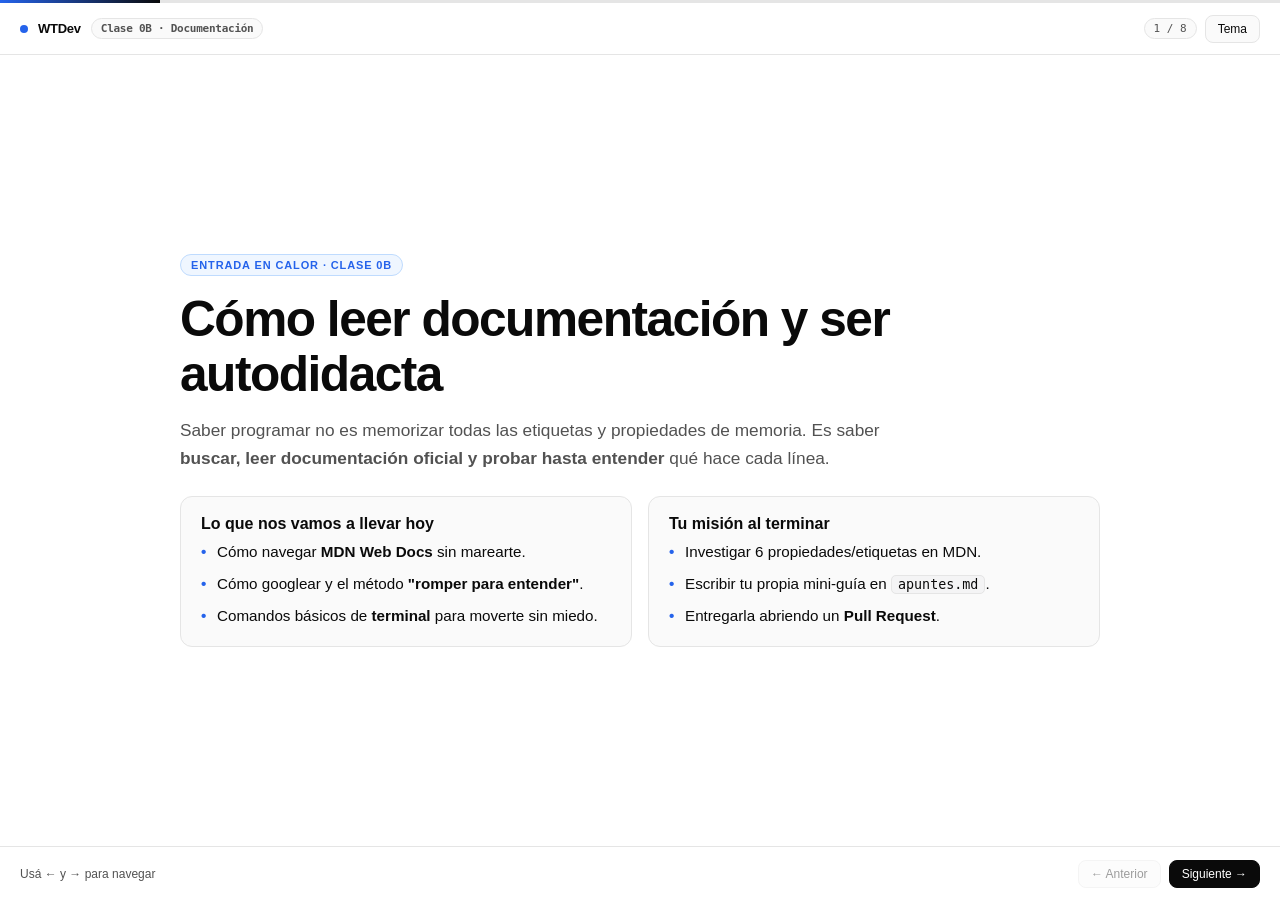
<file: clases/clase-00-documentacion/presentacion.html>
<!doctype html>
<html lang="es">
  <head>
    <meta charset="UTF-8" />
    <meta name="viewport" content="width=device-width, initial-scale=1.0" />
    <title>WTDev — Clase 0B: Cómo Leer Documentación</title>
    <style>
      :root {
        --bg: #ffffff;
        --surface: #fafafa;
        --surface-2: #f4f4f5;
        --hover: #efefef;
        --border: #e5e5e5;
        --border-strong: #d4d4d4;
        --fg: #0a0a0a;
        --muted: #525252;
        --subtle: #737373;
        --cta-bg: #0a0a0a;
        --cta-fg: #ffffff;

        --accent: #2563eb;
        --accent-bg: #eff6ff;
        --accent-border: #bfdbfe;

        --ok-bg: #f0fdf4;
        --ok-fg: #15803d;
        --ok-border: #bbf7d0;

        --err-bg: #fef2f2;
        --err-fg: #b91c1c;
        --err-border: #fecaca;

        --warn-bg: #fffbeb;
        --warn-fg: #b45309;
        --warn-border: #fde68a;

        --code-bg: #0f1117;
        --code-fg: #e5e7eb;
        --code-border: #1f2430;
      }

      :root.dark {
        --bg: #000000;
        --surface: #0a0a0a;
        --surface-2: #121212;
        --hover: #1a1a1a;
        --border: #222222;
        --border-strong: #333333;
        --fg: #f5f5f5;
        --muted: #a3a3a3;
        --subtle: #737373;
        --cta-bg: #ffffff;
        --cta-fg: #000000;

        --accent: #60a5fa;
        --accent-bg: #0b1629;
        --accent-border: #1e3a5f;

        --ok-bg: #052e16;
        --ok-fg: #86efac;
        --ok-border: #14532d;

        --err-bg: #2a0a0a;
        --err-fg: #fca5a5;
        --err-border: #7f1d1d;

        --warn-bg: #1c1405;
        --warn-fg: #fcd34d;
        --warn-border: #451a03;

        --code-bg: #090b10;
        --code-fg: #f3f4f6;
        --code-border: #222733;
      }

      * {
        box-sizing: border-box;
        margin: 0;
        padding: 0;
      }

      html,
      body {
        height: 100%;
      }

      body {
        background: var(--bg);
        color: var(--fg);
        font-family: -apple-system, BlinkMacSystemFont, "Inter", "Segoe UI", Roboto, sans-serif;
        min-height: 100vh;
        display: flex;
        flex-direction: column;
        -webkit-font-smoothing: antialiased;
        overflow-x: hidden;
      }

      .progress-track {
        height: 3px;
        width: 100%;
        background: var(--border);
        flex-shrink: 0;
      }

      .progress-fill {
        height: 100%;
        background: linear-gradient(90deg, var(--accent), var(--fg));
        transition: width 0.25s ease;
      }

      header {
        height: 52px;
        border-bottom: 1px solid var(--border);
        padding: 0 20px;
        display: flex;
        align-items: center;
        justify-content: space-between;
        font-size: 13px;
        flex-shrink: 0;
        background: var(--bg);
      }

      .brand {
        font-weight: 700;
        letter-spacing: -0.02em;
        display: flex;
        align-items: center;
        gap: 10px;
      }

      .brand-dot {
        width: 8px;
        height: 8px;
        border-radius: 999px;
        background: var(--accent);
        display: inline-block;
      }

      .pill {
        font-size: 11px;
        font-family: ui-monospace, SFMono-Regular, Menlo, monospace;
        color: var(--muted);
        border: 1px solid var(--border);
        background: var(--surface);
        padding: 3px 9px;
        border-radius: 999px;
      }

      .controls {
        display: flex;
        align-items: center;
        gap: 8px;
      }

      button {
        cursor: pointer;
        font-family: inherit;
        font-size: 12px;
        font-weight: 500;
        border-radius: 8px;
        border: 1px solid var(--border);
        background: var(--surface);
        color: var(--fg);
        padding: 6px 12px;
        transition: background 0.15s, border-color 0.15s, opacity 0.15s;
      }

      button:hover:not(:disabled) {
        background: var(--hover);
        border-color: var(--border-strong);
      }

      button:disabled {
        opacity: 0.4;
        cursor: not-allowed;
      }

      button.primary {
        background: var(--cta-bg);
        color: var(--cta-fg);
        border-color: var(--cta-bg);
      }

      button.primary:hover:not(:disabled) {
        opacity: 0.88;
      }

      main {
        flex: 1;
        display: flex;
        align-items: center;
        justify-content: center;
        padding: 28px 24px;
      }

      section.slide {
        display: none;
        width: 100%;
        max-width: 920px;
        animation: fadeIn 0.22s ease;
      }

      section.slide.active {
        display: block;
      }

      @keyframes fadeIn {
        from {
          opacity: 0;
          transform: translateY(6px);
        }
        to {
          opacity: 1;
          transform: translateY(0);
        }
      }

      .eyebrow {
        display: inline-block;
        font-size: 11px;
        font-weight: 600;
        text-transform: uppercase;
        letter-spacing: 0.08em;
        color: var(--accent);
        background: var(--accent-bg);
        border: 1px solid var(--accent-border);
        padding: 4px 10px;
        border-radius: 999px;
        margin-bottom: 16px;
      }

      h1 {
        font-size: clamp(2rem, 4.4vw, 3.1rem);
        line-height: 1.1;
        letter-spacing: -0.03em;
        margin-bottom: 16px;
      }

      h2 {
        font-size: clamp(1.5rem, 3vw, 2.15rem);
        line-height: 1.18;
        letter-spacing: -0.025em;
        margin-bottom: 12px;
      }

      h3 {
        font-size: 1rem;
        font-weight: 600;
        margin-bottom: 8px;
      }

      p.lead {
        font-size: 1.08rem;
        line-height: 1.6;
        color: var(--muted);
        max-width: 720px;
        margin-bottom: 24px;
      }

      .grid-2 {
        display: grid;
        grid-template-columns: repeat(2, minmax(0, 1fr));
        gap: 16px;
      }

      .grid-4 {
        display: grid;
        grid-template-columns: repeat(2, minmax(0, 1fr));
        gap: 14px;
      }

      .card {
        background: var(--surface);
        border: 1px solid var(--border);
        border-radius: 12px;
        padding: 18px 20px;
      }

      .card.ok {
        background: var(--ok-bg);
        border-color: var(--ok-border);
      }

      .card.ok h3 {
        color: var(--ok-fg);
      }

      .card.err {
        background: var(--err-bg);
        border-color: var(--err-border);
      }

      .card.err h3 {
        color: var(--err-fg);
      }

      .card.warn {
        background: var(--warn-bg);
        border-color: var(--warn-border);
      }

      .card.warn h3 {
        color: var(--warn-fg);
      }

      ul.clean {
        list-style: none;
        display: flex;
        flex-direction: column;
        gap: 9px;
        font-size: 0.95rem;
        line-height: 1.5;
        color: var(--fg);
      }

      ul.clean li {
        position: relative;
        padding-left: 16px;
      }

      ul.clean li::before {
        content: "•";
        position: absolute;
        left: 0;
        color: var(--accent);
        font-weight: 700;
      }

      code {
        font-family: ui-monospace, SFMono-Regular, Menlo, monospace;
        font-size: 0.88em;
        background: var(--surface-2);
        border: 1px solid var(--border);
        padding: 1px 6px;
        border-radius: 5px;
      }

      pre {
        background: var(--code-bg);
        color: var(--code-fg);
        border: 1px solid var(--code-border);
        border-radius: 10px;
        padding: 14px 16px;
        overflow-x: auto;
        font-family: ui-monospace, SFMono-Regular, Menlo, monospace;
        font-size: 0.86rem;
        line-height: 1.55;
      }

      .step-num {
        display: inline-flex;
        align-items: center;
        justify-content: center;
        width: 24px;
        height: 24px;
        border-radius: 999px;
        background: var(--accent-bg);
        border: 1px solid var(--accent-border);
        color: var(--accent);
        font-size: 12px;
        font-weight: 700;
        margin-bottom: 10px;
      }

      .search-row {
        display: flex;
        align-items: center;
        justify-content: space-between;
        gap: 12px;
        padding: 12px 14px;
        border-radius: 10px;
        border: 1px solid var(--border);
        background: var(--surface);
        font-size: 0.92rem;
      }

      .tag {
        font-size: 11px;
        font-weight: 600;
        padding: 2px 8px;
        border-radius: 999px;
        white-space: nowrap;
      }

      .tag.bad {
        background: var(--err-bg);
        color: var(--err-fg);
        border: 1px solid var(--err-border);
      }

      .tag.good {
        background: var(--ok-bg);
        color: var(--ok-fg);
        border: 1px solid var(--ok-border);
      }

      /* Interactive Playground */
      .demo-wrap {
        display: grid;
        grid-template-columns: 1fr 1fr;
        gap: 16px;
        align-items: stretch;
      }

      .demo-stage {
        background: var(--surface-2);
        border: 1px dashed var(--border-strong);
        border-radius: 12px;
        min-height: 220px;
        display: flex;
        align-items: center;
        justify-content: center;
        padding: 24px;
      }

      .demo-box {
        width: 150px;
        height: 150px;
        background: linear-gradient(135deg, #2563eb, #7c3aed);
        color: #ffffff;
        display: flex;
        align-items: center;
        justify-content: center;
        font-weight: 700;
        font-size: 14px;
        transition: all 0.2s ease;
        user-select: none;
      }

      .slider-group {
        display: flex;
        flex-direction: column;
        gap: 12px;
      }

      .slider-row {
        display: flex;
        flex-direction: column;
        gap: 4px;
        font-size: 13px;
      }

      .slider-label {
        display: flex;
        justify-content: space-between;
        font-family: ui-monospace, SFMono-Regular, Menlo, monospace;
        font-size: 12px;
      }

      input[type="range"] {
        width: 100%;
        accent-color: var(--accent);
      }

      footer {
        height: 54px;
        border-top: 1px solid var(--border);
        padding: 0 20px;
        display: flex;
        align-items: center;
        justify-content: space-between;
        font-size: 12px;
        color: var(--muted);
        flex-shrink: 0;
        background: var(--bg);
      }

      @media (max-width: 720px) {
        .grid-2,
        .grid-4,
        .demo-wrap {
          grid-template-columns: 1fr;
        }
      }
    </style>
  </head>
  <body>
    <div class="progress-track">
      <div class="progress-fill" id="progressFill" style="width: 14%"></div>
    </div>

    <header>
      <div class="brand">
        <span class="brand-dot"></span>
        <span>WTDev</span>
        <span class="pill">Clase 0B · Documentación</span>
      </div>
      <div class="controls">
        <span class="pill" id="slideCounter">1 / 8</span>
        <button type="button" id="themeBtn" title="Cambiar tema">Tema</button>
      </div>
    </header>

    <main>
      <!-- SLIDE 1 -->
      <section class="slide active">
        <span class="eyebrow">Entrada en Calor · Clase 0B</span>
        <h1>Cómo leer documentación y ser autodidacta</h1>
        <p class="lead">
          Saber programar no es memorizar todas las etiquetas y propiedades de memoria. Es saber
          <strong>buscar, leer documentación oficial y probar hasta entender</strong> qué hace cada línea.
        </p>
        <div class="grid-2">
          <div class="card">
            <h3>Lo que nos vamos a llevar hoy</h3>
            <ul class="clean">
              <li>Cómo navegar <strong>MDN Web Docs</strong> sin marearte.</li>
              <li>Cómo googlear y el método <strong>"romper para entender"</strong>.</li>
              <li>Comandos básicos de <strong>terminal</strong> para moverte sin miedo.</li>
            </ul>
          </div>
          <div class="card">
            <h3>Tu misión al terminar</h3>
            <ul class="clean">
              <li>Investigar 6 propiedades/etiquetas en MDN.</li>
              <li>Escribir tu propia mini-guía en <code>apuntes.md</code>.</li>
              <li>Entregarla abriendo un <strong>Pull Request</strong>.</li>
            </ul>
          </div>
        </div>
      </section>

      <!-- SLIDE 2 -->
      <section class="slide">
        <span class="eyebrow">El hábito clave</span>
        <h2>La trampa de copiar y pegar</h2>
        <p class="lead">
          Copiar un ejemplo sin entenderlo te ahorra 2 minutos hoy, pero te frena 2 horas mañana
          cuando necesitás cambiar algo y no sabés qué tocar.
        </p>
        <div class="grid-2">
          <div class="card err">
            <h3>Copiar a ciegas</h3>
            <ul class="clean">
              <li>Pegás el bloque entero del ejemplo esperando que ande.</li>
              <li>Si se rompe el diseño, empezás a probar cosas al azar.</li>
              <li>En el siguiente proyecto no sabés por dónde arrancar.</li>
            </ul>
          </div>
          <div class="card ok">
            <h3>Leer, romper y entender</h3>
            <ul class="clean">
              <li>Leés qué hace la propiedad y qué valores acepta.</li>
              <li>Cambiás 2 valores a propósito para ver qué pasa.</li>
              <li>Podés explicarlo con tus palabras y adaptarlo a cualquier caso.</li>
            </ul>
          </div>
        </div>
      </section>

      <!-- SLIDE 3 -->
      <section class="slide">
        <span class="eyebrow">Mapa de MDN</span>
        <h2>La documentación no se lee como un libro</h2>
        <p class="lead">
          Cuando abrís una página de <strong>MDN Web Docs</strong>, no leas todo de arriba a abajo.
          Andá directo a estas 4 zonas en orden:
        </p>
        <div class="grid-4">
          <div class="card">
            <span class="step-num">1</span>
            <h3>Descripción corta</h3>
            <p style="color: var(--muted); font-size: 0.92rem; line-height: 1.5">
              Las primeras 2 líneas te confirman si esa es la propiedad que estás buscando.
            </p>
          </div>
          <div class="card">
            <span class="step-num">2</span>
            <h3>Ejemplo interactivo (Try it)</h3>
            <p style="color: var(--muted); font-size: 0.92rem; line-height: 1.5">
              Tocá los botones y cambiá valores ahí mismo. Es la forma más rápida de verlo en acción.
            </p>
          </div>
          <div class="card">
            <span class="step-num">3</span>
            <h3>Sintaxis y valores</h3>
            <p style="color: var(--muted); font-size: 0.92rem; line-height: 1.5">
              Mirá qué unidades o palabras clave acepta (ej. <code>px</code>, <code>%</code>, <code>center</code>).
            </p>
          </div>
          <div class="card warn">
            <span class="step-num">4</span>
            <h3>Qué saltear al principio</h3>
            <p style="color: var(--muted); font-size: 0.92rem; line-height: 1.5">
              Ignorá especificaciones W3C y tablas históricas de navegadores viejos.
            </p>
          </div>
        </div>
      </section>

      <!-- SLIDE 4 -->
      <section class="slide">
        <span class="eyebrow">Búsqueda efectiva</span>
        <h2>Cómo googlear como un dev</h2>
        <p class="lead">
          Usá siempre la fórmula: <code>tecnología + qué querés lograr + mdn</code>.
          En inglés suele haber más resultados, pero MDN tiene gran parte traducida al español.
        </p>
        <div style="display: flex; flex-direction: column; gap: 10px">
          <div class="search-row">
            <span>"como hago para que los bordes de mi caja no sean cuadrados en la pagina"</span>
            <span class="tag bad">Muy largo</span>
          </div>
          <div class="search-row">
            <span><code>css border radius mdn</code></span>
            <span class="tag good">Directo al grano</span>
          </div>
          <div class="search-row">
            <span><code>css center items flexbox mdn</code></span>
            <span class="tag good">Directo al grano</span>
          </div>
          <div class="search-row">
            <span><code>css box shadow mdn</code></span>
            <span class="tag good">Directo al grano</span>
          </div>
        </div>
      </section>

      <!-- SLIDE 5 -->
      <section class="slide">
        <span class="eyebrow">Demo en vivo</span>
        <h2>Romper para entender</h2>
        <p class="lead">
          Mové los controles y mirá qué pasa con el CSS y con la caja. Así se prueba una propiedad
          después de leer su documentación:
        </p>
        <div class="demo-wrap">
          <div class="demo-stage">
            <div class="demo-box" id="demoBox">Caja</div>
          </div>
          <div class="card slider-group">
            <div class="slider-row">
              <div class="slider-label">
                <span>border-radius</span>
                <span id="valRadius">12px</span>
              </div>
              <input type="range" id="inRadius" min="0" max="75" value="12" />
            </div>
            <div class="slider-row">
              <div class="slider-label">
                <span>opacity</span>
                <span id="valOpacity">1.00</span>
              </div>
              <input type="range" id="inOpacity" min="15" max="100" value="100" />
            </div>
            <div class="slider-row">
              <div class="slider-label">
                <span>rotate (transform)</span>
                <span id="valRotate">0deg</span>
              </div>
              <input type="range" id="inRotate" min="-45" max="45" value="0" />
            </div>
            <pre id="demoCode">.caja {
  border-radius: 12px;
  opacity: 1;
  transform: rotate(0deg);
}</pre>
          </div>
        </div>
      </section>

      <!-- SLIDE 6 -->
      <section class="slide">
        <span class="eyebrow">Terminal básica</span>
        <h2>Supervivencia en la Terminal</h2>
        <p class="lead">
          La terminal no muerde: es lo mismo que el explorador de carpetas de Windows/Mac, pero con
          texto. Estos <strong>6 comandos</strong> te resuelven el 90% del día a día:
        </p>
        <div class="grid-2">
          <div class="card">
            <h3>Navegar y crear carpetas</h3>
            <ul class="clean">
              <li><code>pwd</code> — muestra <strong>en qué carpeta estás parado</strong>.</li>
              <li><code>ls</code> — lista los archivos y carpetas de ese lugar.</li>
              <li><code>cd carpeta</code> — entra a una carpeta (<code>cd ..</code> sube un nivel).</li>
              <li><code>mkdir nombre</code> — crea una carpeta nueva.</li>
              <li><code>clear</code> — limpia la pantalla cuando hay mucho texto.</li>
            </ul>
          </div>
          <div class="card warn">
            <h3>Atajos y error #1</h3>
            <ul class="clean">
              <li><strong><code>Tab</code>:</strong> autocompleta nombres de carpetas y archivos (evitá tipear todo a mano).</li>
              <li><strong>Flechas <code>↑</code> / <code>↓</code>:</strong> recuperan comandos que ya escribiste.</li>
              <li><strong><code>Ctrl + C</code>:</strong> frena un comando que se quedó colgado.</li>
              <li><strong>Error #1:</strong> correr <code>git</code> o <code>node</code> parado en la carpeta equivocada. Chequeá siempre con <code>pwd</code> y <code>ls</code>.</li>
            </ul>
          </div>
        </div>
      </section>

      <!-- SLIDE 7 -->
      <section class="slide">
        <span class="eyebrow">Consigna práctica</span>
        <h2>Armá tu propia documentación</h2>
        <p class="lead">
          Creá <code>entregas/&lt;tu-usuario&gt;/clase-00-documentacion/apuntes.md</code> y documentá
          <strong>al menos 6 temas</strong> investigados en MDN:
        </p>
        <div class="grid-2">
          <div class="card">
            <h3>Qué temas incluir</h3>
            <ul class="clean">
              <li><strong>3 temas que ya usamos:</strong> <code>width</code> en <code>%</code>, <code>flex-direction</code>, <code>justify-content</code>, <code>align-items</code>, selectores (<code>a img</code> vs <code>.clase</code>).</li>
              <li><strong>3 propiedades nuevas:</strong> buscadas desde cero en MDN (ej. <code>border-radius</code>, <code>box-shadow</code>, <code>opacity</code>, <code>cursor</code>, <code>:hover</code>, <code>gap</code>).</li>
            </ul>
          </div>
          <div class="card">
            <h3>Cada ficha debe tener</h3>
            <ul class="clean">
              <li>Enlace oficial a <strong>MDN</strong>.</li>
              <li>Explicación <strong>con tus palabras</strong> (sin copiar).</li>
              <li>2 o 3 valores principales.</li>
              <li>Un <strong>ejemplo propio</strong> + qué probaste o descubriste.</li>
            </ul>
          </div>
        </div>
      </section>

      <!-- SLIDE 8 -->
      <section class="slide">
        <span class="eyebrow">Entrega en GitHub</span>
        <h2>Subilo como Pull Request</h2>
        <p class="lead">
          Recordá trabajar <strong>solo dentro de tu carpeta</strong> para que el check automático
          <code>evaluar-pr</code> quede en verde.
        </p>
        <pre># 1. Chequeá que estás en curso-repo, actualizá y creá la rama
pwd
git checkout main
git pull origin main
git checkout -b entrega/clase-00-documentacion

# 2. Creá tu carpeta desde la terminal y armá apuntes.md adentro
mkdir entregas/&lt;tu-usuario&gt;/clase-00-documentacion

# 3. Guardá y subí tus cambios
git add .
git commit -m "docs: apuntes de lectura de documentacion"
git push origin entrega/clase-00-documentacion</pre>
        <p style="margin-top: 14px; font-size: 0.92rem; color: var(--muted)">
          Después entrá a tu fork en GitHub → <strong>Compare &amp; pull request</strong> → completá la plantilla (declaración honesta de IA incluida).
        </p>
      </section>
    </main>

    <footer>
      <span>Usá ← y → para navegar</span>
      <div class="controls">
        <button type="button" id="prevBtn">← Anterior</button>
        <button type="button" id="nextBtn" class="primary">Siguiente →</button>
      </div>
    </footer>

    <script>
      const slides = Array.from(document.querySelectorAll('section.slide'));
      const counter = document.getElementById('slideCounter');
      const progress = document.getElementById('progressFill');
      const prevBtn = document.getElementById('prevBtn');
      const nextBtn = document.getElementById('nextBtn');
      const themeBtn = document.getElementById('themeBtn');

      let current = 0;

      function render() {
        slides.forEach((s, i) => s.classList.toggle('active', i === current));
        counter.textContent = `${current + 1} / ${slides.length}`;
        progress.style.width = `${((current + 1) / slides.length) * 100}%`;
        prevBtn.disabled = current === 0;
        nextBtn.disabled = current === slides.length - 1;
      }

      function go(delta) {
        const next = Math.max(0, Math.min(slides.length - 1, current + delta));
        if (next !== current) {
          current = next;
          render();
        }
      }

      prevBtn.addEventListener('click', () => go(-1));
      nextBtn.addEventListener('click', () => go(1));

      window.addEventListener('keydown', (e) => {
        if (e.target && ['INPUT', 'TEXTAREA'].includes(e.target.tagName)) return;
        if (e.key === 'ArrowRight' || e.key === ' ') {
          e.preventDefault();
          go(1);
        } else if (e.key === 'ArrowLeft') {
          e.preventDefault();
          go(-1);
        }
      });

      themeBtn.addEventListener('click', () => {
        document.documentElement.classList.toggle('dark');
      });

      // Demo interactiva Slide 5
      const demoBox = document.getElementById('demoBox');
      const demoCode = document.getElementById('demoCode');
      const inRadius = document.getElementById('inRadius');
      const inOpacity = document.getElementById('inOpacity');
      const inRotate = document.getElementById('inRotate');
      const valRadius = document.getElementById('valRadius');
      const valOpacity = document.getElementById('valOpacity');
      const valRotate = document.getElementById('valRotate');

      function updateDemo() {
        const r = inRadius.value;
        const o = (Number(inOpacity.value) / 100).toFixed(2);
        const rot = inRotate.value;

        valRadius.textContent = `${r}px`;
        valOpacity.textContent = o;
        valRotate.textContent = `${rot}deg`;

        demoBox.style.borderRadius = `${r}px`;
        demoBox.style.opacity = o;
        demoBox.style.transform = `rotate(${rot}deg)`;

        demoCode.textContent = `.caja {\n  border-radius: ${r}px;\n  opacity: ${o};\n  transform: rotate(${rot}deg);\n}`;
      }

      inRadius.addEventListener('input', updateDemo);
      inOpacity.addEventListener('input', updateDemo);
      inRotate.addEventListener('input', updateDemo);
      updateDemo();
      render();
    </script>
  </body>
</html>
</file>
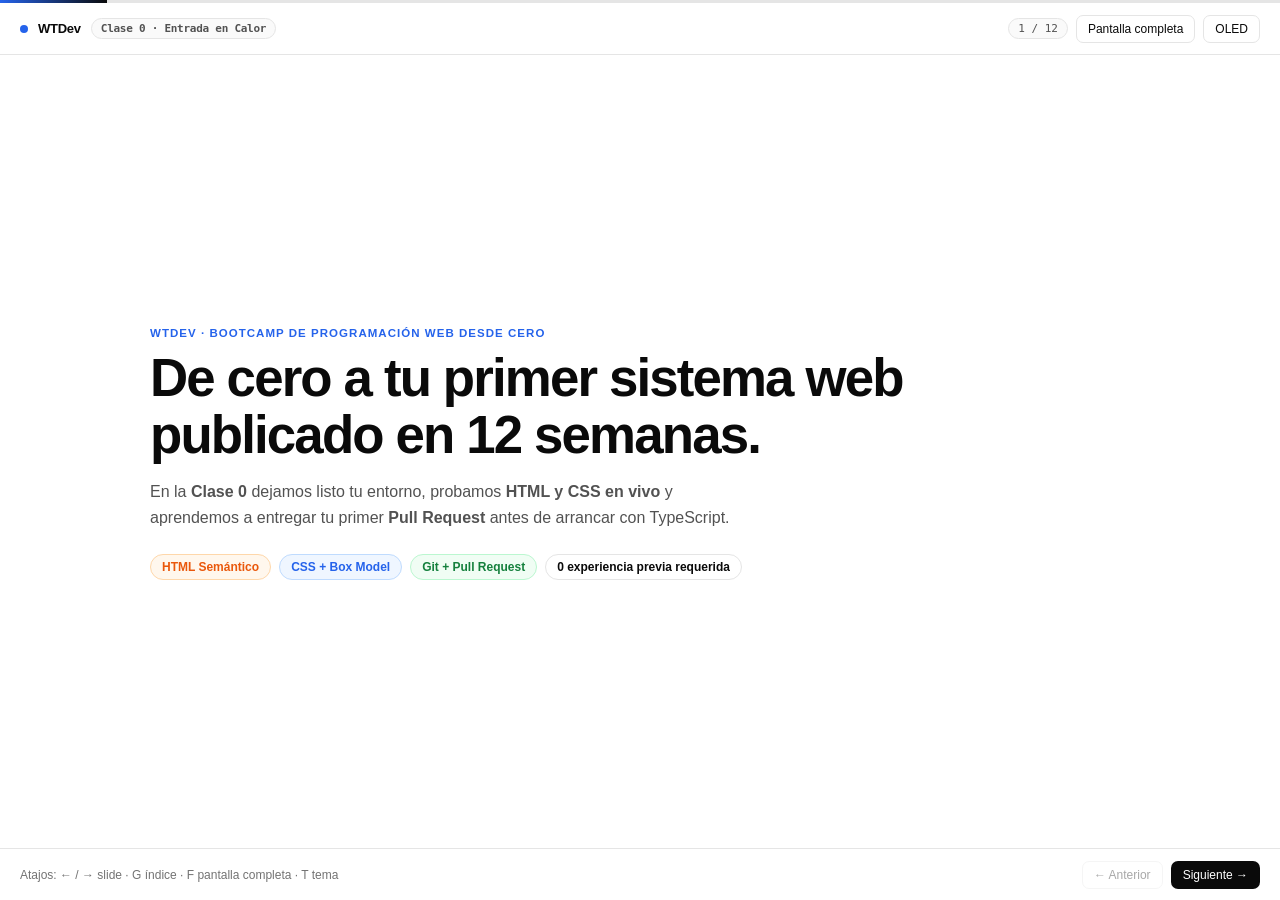
<file: clases/clase-00/presentacion.html>
<!doctype html>
<html lang="es">
  <head>
    <meta charset="UTF-8" />
    <meta name="viewport" content="width=device-width, initial-scale=1.0" />
    <title>WTDev — Clase 0: Entrada en Calor</title>
    <style>
      :root {
        --bg: #ffffff;
        --surface: #fafafa;
        --surface-2: #f4f4f5;
        --hover: #efefef;
        --border: #e5e5e5;
        --border-strong: #d4d4d4;
        --fg: #0a0a0a;
        --muted: #525252;
        --subtle: #737373;
        --cta-bg: #0a0a0a;
        --cta-fg: #ffffff;

        /* Semantic accents */
        --html: #ea580c;
        --html-bg: #fff7ed;
        --html-border: #fed7aa;

        --css: #2563eb;
        --css-bg: #eff6ff;
        --css-border: #bfdbfe;

        --js: #ca8a04;
        --js-bg: #fefce8;
        --js-border: #fef08a;

        --ok-bg: #f0fdf4;
        --ok-fg: #15803d;
        --ok-border: #bbf7d0;

        --warn-bg: #fffbeb;
        --warn-fg: #b45309;
        --warn-border: #fde68a;

        --accent: #2563eb;
        --code-bg: #0f1117;
        --code-fg: #e5e7eb;
        --code-border: #1f2430;
        --code-muted: #9ca3af;

        /* DevTools Box Model colors */
        --bm-margin-bg: rgba(249, 155, 76, 0.22);
        --bm-margin-bd: #ea580c;
        --bm-border-bg: rgba(250, 204, 21, 0.25);
        --bm-border-bd: #ca8a04;
        --bm-padding-bg: rgba(34, 197, 94, 0.2);
        --bm-padding-bd: #16a34a;
        --bm-content-bg: rgba(59, 130, 246, 0.22);
        --bm-content-bd: #2563eb;
      }

      :root.dark {
        --bg: #000000;
        --surface: #0a0a0a;
        --surface-2: #121212;
        --hover: #1a1a1a;
        --border: #222222;
        --border-strong: #333333;
        --fg: #f5f5f5;
        --muted: #a3a3a3;
        --subtle: #737373;
        --cta-bg: #ffffff;
        --cta-fg: #000000;

        --html: #fb923c;
        --html-bg: #1c1008;
        --html-border: #431407;

        --css: #60a5fa;
        --css-bg: #0b1629;
        --css-border: #1e3a5f;

        --js: #facc15;
        --js-bg: #1c1806;
        --js-border: #423306;

        --ok-bg: #052e16;
        --ok-fg: #86efac;
        --ok-border: #14532d;

        --warn-bg: #1c1405;
        --warn-fg: #fcd34d;
        --warn-border: #451a03;

        --accent: #60a5fa;
        --code-bg: #090b10;
        --code-fg: #f3f4f6;
        --code-border: #222733;
        --code-muted: #9ca3af;

        --bm-margin-bg: rgba(251, 146, 60, 0.16);
        --bm-margin-bd: #fb923c;
        --bm-border-bg: rgba(250, 204, 21, 0.16);
        --bm-border-bd: #facc15;
        --bm-padding-bg: rgba(74, 222, 128, 0.16);
        --bm-padding-bd: #4ade80;
        --bm-content-bg: rgba(96, 165, 250, 0.22);
        --bm-content-bd: #60a5fa;
      }

      * {
        box-sizing: border-box;
        margin: 0;
        padding: 0;
      }

      @supports not selector(::-webkit-scrollbar) {
        * {
          scrollbar-width: thin;
          scrollbar-color: var(--border-strong) transparent;
        }
        .code-editor,
        pre.code-block {
          scrollbar-color: #2f3646 transparent;
        }
      }

      ::-webkit-scrollbar {
        width: 6px;
        height: 6px;
      }

      ::-webkit-scrollbar-track {
        background: transparent;
      }

      ::-webkit-scrollbar-thumb {
        background-color: var(--border-strong);
        border-radius: 999px;
      }

      ::-webkit-scrollbar-thumb:hover {
        background-color: var(--subtle);
      }

      ::-webkit-scrollbar-button {
        display: none;
        width: 0;
        height: 0;
      }

      ::-webkit-scrollbar-corner {
        background: transparent;
      }

      .code-editor::-webkit-scrollbar-thumb,
      pre.code-block::-webkit-scrollbar-thumb {
        background-color: #2f3646;
      }

      .code-editor::-webkit-scrollbar-thumb:hover,
      pre.code-block::-webkit-scrollbar-thumb:hover {
        background-color: #4b5563;
      }

      html,
      body {
        height: 100%;
      }

      body {
        background: var(--bg);
        color: var(--fg);
        font-family: -apple-system, BlinkMacSystemFont, "Inter", "Segoe UI", Roboto, sans-serif;
        min-height: 100vh;
        display: flex;
        flex-direction: column;
        -webkit-font-smoothing: antialiased;
        overflow-x: hidden;
      }

      /* Progress bar */
      .progress-track {
        height: 3px;
        width: 100%;
        background: var(--border);
        flex-shrink: 0;
      }
      .progress-fill {
        height: 100%;
        background: linear-gradient(90deg, var(--accent), var(--fg));
        transition: width 0.28s cubic-bezier(0.22, 1, 0.36, 1);
      }

      /* Header */
      header {
        height: 52px;
        border-bottom: 1px solid var(--border);
        padding: 0 20px;
        display: flex;
        align-items: center;
        justify-content: space-between;
        font-size: 13px;
        flex-shrink: 0;
        background: var(--bg);
        z-index: 10;
      }

      .brand {
        font-weight: 700;
        letter-spacing: -0.02em;
        display: flex;
        align-items: center;
        gap: 10px;
      }

      .brand-dot {
        width: 8px;
        height: 8px;
        border-radius: 999px;
        background: var(--accent);
        display: inline-block;
      }

      .pill {
        font-size: 11px;
        font-family: ui-monospace, SFMono-Regular, Menlo, monospace;
        color: var(--muted);
        border: 1px solid var(--border);
        background: var(--surface);
        padding: 3px 9px;
        border-radius: 999px;
      }

      .pill-btn {
        cursor: pointer;
        transition: background 0.15s, border-color 0.15s;
      }
      .pill-btn:hover {
        background: var(--hover);
        border-color: var(--border-strong);
      }

      .controls {
        display: flex;
        align-items: center;
        gap: 8px;
      }

      button {
        cursor: pointer;
        font-family: inherit;
        font-size: 12px;
        font-weight: 500;
        border-radius: 7px;
        border: 1px solid var(--border);
        background: var(--bg);
        color: var(--fg);
        padding: 6px 11px;
        transition: background 0.15s, border-color 0.15s, opacity 0.15s, transform 0.1s;
        display: inline-flex;
        align-items: center;
        gap: 5px;
      }

      button:hover:not(:disabled) {
        background: var(--hover);
        border-color: var(--border-strong);
      }

      button:active:not(:disabled) {
        transform: translateY(1px);
      }

      button:disabled {
        opacity: 0.35;
        cursor: not-allowed;
      }

      button.primary {
        background: var(--cta-bg);
        color: var(--cta-fg);
        border-color: transparent;
      }

      button.primary:hover:not(:disabled) {
        opacity: 0.88;
        background: var(--cta-bg);
      }

      button.chip {
        font-size: 11px;
        padding: 4px 9px;
        border-radius: 999px;
      }
      button.chip.active {
        background: var(--cta-bg);
        color: var(--cta-fg);
        border-color: transparent;
      }

      /* Main stage */
      main {
        flex: 1;
        display: flex;
        align-items: center;
        justify-content: center;
        padding: 24px 28px;
        overflow-y: auto;
      }

      .slide {
        display: none;
        width: 100%;
        max-width: 980px;
        animation: fadeIn 0.22s ease;
      }

      .slide.wide {
        max-width: 1140px;
      }

      .slide.active {
        display: block;
      }

      @keyframes fadeIn {
        from {
          opacity: 0;
          transform: translateY(8px);
        }
        to {
          opacity: 1;
          transform: translateY(0);
        }
      }

      /* Typography */
      .eyebrow {
        font-size: 11.5px;
        font-weight: 700;
        text-transform: uppercase;
        letter-spacing: 0.09em;
        color: var(--accent);
        margin-bottom: 10px;
        display: inline-flex;
        align-items: center;
        gap: 6px;
      }

      h1 {
        font-size: clamp(2.1rem, 4.4vw, 3.3rem);
        line-height: 1.08;
        letter-spacing: -0.035em;
        font-weight: 800;
        margin-bottom: 16px;
      }

      h2 {
        font-size: clamp(1.5rem, 2.8vw, 2.15rem);
        line-height: 1.15;
        letter-spacing: -0.025em;
        font-weight: 750;
        margin-bottom: 10px;
      }

      .lead {
        font-size: 16px;
        line-height: 1.58;
        color: var(--muted);
        max-width: 68ch;
      }

      /* Hero slide */
      .hero-tags {
        display: flex;
        flex-wrap: wrap;
        gap: 8px;
        margin-top: 24px;
      }

      .tag {
        font-size: 12px;
        font-weight: 600;
        padding: 5px 11px;
        border-radius: 999px;
        border: 1px solid var(--border);
        background: var(--bg);
        color: var(--fg);
        display: inline-flex;
        align-items: center;
        gap: 6px;
      }
      .tag.html { color: var(--html); background: var(--html-bg); border-color: var(--html-border); }
      .tag.css { color: var(--css); background: var(--css-bg); border-color: var(--css-border); }
      .tag.js { color: var(--js); background: var(--js-bg); border-color: var(--js-border); }
      .tag.ok { color: var(--ok-fg); background: var(--ok-bg); border-color: var(--ok-border); }

      /* Grids & cards */
      .grid-2 {
        display: grid;
        grid-template-columns: repeat(auto-fit, minmax(280px, 1fr));
        gap: 14px;
        margin-top: 20px;
      }

      .grid-3 {
        display: grid;
        grid-template-columns: repeat(auto-fit, minmax(240px, 1fr));
        gap: 14px;
        margin-top: 20px;
      }

      .card {
        border: 1px solid var(--border);
        background: var(--surface);
        border-radius: 12px;
        padding: 18px;
        display: flex;
        flex-direction: column;
        gap: 6px;
      }

      .card.accent-html { border-top: 3px solid var(--html); }
      .card.accent-css { border-top: 3px solid var(--css); }
      .card.accent-js { border-top: 3px solid var(--js); }
      .card.accent-ok { border-top: 3px solid var(--ok-fg); }

      .card-icon {
        width: 34px;
        height: 34px;
        border-radius: 8px;
        border: 1px solid var(--border);
        background: var(--bg);
        display: inline-flex;
        align-items: center;
        justify-content: center;
        margin-bottom: 4px;
        color: var(--fg);
      }

      .card h3 {
        font-size: 15px;
        font-weight: 650;
      }

      .card p,
      .card li {
        font-size: 13.5px;
        line-height: 1.55;
        color: var(--muted);
      }

      .phase-num {
        font-family: ui-monospace, SFMono-Regular, Menlo, monospace;
        font-size: 11px;
        font-weight: 700;
        color: var(--accent);
        text-transform: uppercase;
        letter-spacing: 0.06em;
      }

      .mini-tags {
        display: flex;
        flex-wrap: wrap;
        gap: 6px;
        margin-top: 8px;
      }
      .mini-tags span {
        font-size: 11px;
        font-family: ui-monospace, SFMono-Regular, Menlo, monospace;
        padding: 2px 7px;
        border-radius: 5px;
        border: 1px solid var(--border);
        background: var(--bg);
        color: var(--muted);
      }

      /* Metrics / Rules slide */
      .metric-val {
        font-size: 26px;
        font-weight: 800;
        letter-spacing: -0.03em;
        color: var(--fg);
      }

      .weight-bar {
        display: flex;
        height: 12px;
        border-radius: 999px;
        overflow: hidden;
        margin: 12px 0 10px;
        border: 1px solid var(--border);
      }
      .w-40 { width: 40%; background: var(--accent); }
      .w-30a { width: 30%; background: var(--ok-fg); }
      .w-30b { width: 30%; background: var(--html); }

      .weight-legend {
        display: flex;
        flex-wrap: wrap;
        gap: 14px;
        font-size: 12.5px;
        color: var(--muted);
      }
      .weight-legend span {
        display: inline-flex;
        align-items: center;
        gap: 6px;
      }
      .dot {
        width: 9px;
        height: 9px;
        border-radius: 999px;
        display: inline-block;
      }

      /* Lists */
      ul.clean {
        list-style: none;
        display: flex;
        flex-direction: column;
        gap: 9px;
        margin-top: 16px;
      }

      ul.clean li {
        border: 1px solid var(--border);
        background: var(--surface);
        border-radius: 9px;
        padding: 11px 14px;
        font-size: 14px;
        line-height: 1.5;
        color: var(--muted);
        display: flex;
        align-items: flex-start;
        gap: 10px;
      }

      ul.clean li strong {
        color: var(--fg);
      }

      .num-badge {
        flex-shrink: 0;
        width: 22px;
        height: 22px;
        border-radius: 6px;
        background: var(--cta-bg);
        color: var(--cta-fg);
        font-family: ui-monospace, SFMono-Regular, Menlo, monospace;
        font-size: 11px;
        font-weight: 700;
        display: inline-flex;
        align-items: center;
        justify-content: center;
        margin-top: 1px;
      }

      /* Code & inline code */
      code {
        font-family: ui-monospace, SFMono-Regular, Menlo, monospace;
        font-size: 0.88em;
        background: var(--surface-2);
        border: 1px solid var(--border);
        padding: 1px 5px;
        border-radius: 4px;
        color: var(--fg);
      }

      pre.code-block {
        margin-top: 14px;
        padding: 16px 18px;
        border-radius: 10px;
        border: 1px solid var(--code-border);
        background: var(--code-bg);
        color: var(--code-fg);
        overflow-x: auto;
        font-family: ui-monospace, SFMono-Regular, Menlo, monospace;
        font-size: 13px;
        line-height: 1.65;
      }
      pre.code-block code {
        background: transparent;
        border: none;
        padding: 0;
        color: inherit;
        font-size: inherit;
      }
      .tok-tag { color: #f87171; }
      .tok-attr { color: #fbbf24; }
      .tok-str { color: #4ade80; }
      .tok-cmt { color: #6b7280; font-style: italic; }
      .tok-hl {
        display: block;
        margin: 2px -18px;
        padding: 2px 18px;
        background: rgba(59, 130, 246, 0.22);
        border-left: 3px solid #60a5fa;
      }

      /* Callout */
      .callout {
        margin-top: 14px;
        padding: 12px 15px;
        border-radius: 9px;
        font-size: 13.5px;
        line-height: 1.5;
        border: 1px solid var(--warn-border);
        background: var(--warn-bg);
        color: var(--warn-fg);
      }
      .callout.ok {
        border-color: var(--ok-border);
        background: var(--ok-bg);
        color: var(--ok-fg);
      }

      /* LIVE PLAYGROUND (HTML & CSS) */
      .playground {
        display: grid;
        grid-template-columns: 1.05fr 0.95fr;
        gap: 14px;
        margin-top: 16px;
        align-items: stretch;
      }

      @media (max-width: 820px) {
        .playground {
          grid-template-columns: 1fr;
        }
      }

      .pane {
        border: 1px solid var(--border);
        border-radius: 12px;
        overflow: hidden;
        display: flex;
        flex-direction: column;
        background: var(--surface);
        min-height: 350px;
      }

      .pane.editor-pane {
        background: var(--code-bg);
        border-color: var(--code-border);
      }

      .pane-bar {
        height: 38px;
        padding: 0 12px;
        border-bottom: 1px solid var(--border);
        display: flex;
        align-items: center;
        justify-content: space-between;
        gap: 8px;
        font-size: 12px;
        background: var(--surface);
      }

      .editor-pane .pane-bar {
        background: #141720;
        border-bottom-color: var(--code-border);
        color: #d1d5db;
      }

      .pane-title {
        font-family: ui-monospace, SFMono-Regular, Menlo, monospace;
        font-size: 11.5px;
        display: inline-flex;
        align-items: center;
        gap: 7px;
      }

      .traffic {
        display: inline-flex;
        gap: 5px;
      }
      .traffic i {
        width: 9px;
        height: 9px;
        border-radius: 999px;
        display: inline-block;
      }
      .t-r { background: #ef4444; }
      .t-y { background: #f59e0b; }
      .t-g { background: #22c55e; }

      .editor-actions {
        display: flex;
        align-items: center;
        gap: 6px;
      }

      .editor-pane button {
        background: #1f2430;
        border-color: #2f3646;
        color: #e5e7eb;
        font-size: 11px;
        padding: 3px 8px;
      }
      .editor-pane button:hover {
        background: #2b3242;
      }
      .editor-pane button.active {
        background: #2563eb;
        border-color: #3b82f6;
        color: #ffffff;
      }

      textarea.code-editor {
        flex: 1;
        width: 100%;
        min-height: 312px;
        resize: none;
        border: none;
        outline: none;
        padding: 14px 16px;
        background: var(--code-bg);
        color: var(--code-fg);
        font-family: ui-monospace, SFMono-Regular, Menlo, monospace;
        font-size: 13px;
        line-height: 1.58;
        tab-size: 2;
      }

      .editor-status {
        padding: 6px 12px;
        font-size: 11px;
        font-family: ui-monospace, SFMono-Regular, Menlo, monospace;
        color: var(--code-muted);
        border-top: 1px solid var(--code-border);
        display: flex;
        justify-content: space-between;
        background: #11141c;
      }
      .editor-status .live-dot {
        color: #4ade80;
      }

      iframe.preview-frame {
        flex: 1;
        width: 100%;
        min-height: 312px;
        border: none;
        background: #ffffff;
      }

      .url-bar {
        flex: 1;
        max-width: 240px;
        font-family: ui-monospace, SFMono-Regular, Menlo, monospace;
        font-size: 11px;
        color: var(--muted);
        background: var(--bg);
        border: 1px solid var(--border);
        border-radius: 6px;
        padding: 2px 8px;
        text-align: center;
      }

      /* Interactive Box Model */
      .bm-layout {
        display: grid;
        grid-template-columns: 1.15fr 0.85fr;
        gap: 18px;
        margin-top: 18px;
        align-items: center;
      }
      @media (max-width: 820px) {
        .bm-layout {
          grid-template-columns: 1fr;
        }
      }

      .bm-stage {
        border: 1px solid var(--border);
        background: var(--surface);
        border-radius: 12px;
        padding: 18px;
        min-height: 310px;
        display: flex;
        align-items: center;
        justify-content: center;
        overflow: hidden;
      }

      .bm-margin {
        border: 2px dashed var(--bm-margin-bd);
        background: var(--bm-margin-bg);
        border-radius: 10px;
        position: relative;
        transition: padding 0.12s ease;
      }
      .bm-border {
        background: var(--bm-border-bg);
        border-style: solid;
        border-color: var(--bm-border-bd);
        border-radius: 8px;
        position: relative;
        transition: border-width 0.12s ease;
      }
      .bm-padding {
        border: 1px dashed var(--bm-padding-bd);
        background: var(--bm-padding-bg);
        border-radius: 5px;
        position: relative;
        transition: padding 0.12s ease;
      }
      .bm-content {
        border: 1px solid var(--bm-content-bd);
        background: var(--bm-content-bg);
        color: var(--fg);
        padding: 14px 20px;
        border-radius: 4px;
        text-align: center;
        font-weight: 700;
        font-size: 13.5px;
        white-space: nowrap;
      }
      .bm-tag {
        position: absolute;
        top: 3px;
        left: 6px;
        font-family: ui-monospace, SFMono-Regular, Menlo, monospace;
        font-size: 10px;
        font-weight: 700;
        text-transform: uppercase;
        letter-spacing: 0.04em;
        opacity: 0.9;
        pointer-events: none;
      }

      .bm-controls {
        border: 1px solid var(--border);
        background: var(--surface);
        border-radius: 12px;
        padding: 18px;
        display: flex;
        flex-direction: column;
        gap: 14px;
      }

      .slider-row {
        display: flex;
        flex-direction: column;
        gap: 5px;
      }
      .slider-head {
        display: flex;
        justify-content: space-between;
        font-size: 12.5px;
        font-weight: 600;
      }
      .slider-head code {
        font-size: 11.5px;
      }
      input[type="range"] {
        width: 100%;
        accent-color: var(--accent);
        cursor: pointer;
      }

      /* Git Flow Diagram */
      .flow-bar {
        display: flex;
        flex-wrap: wrap;
        align-items: center;
        gap: 8px;
        margin-top: 16px;
        padding: 12px 14px;
        border: 1px solid var(--border);
        background: var(--surface);
        border-radius: 10px;
        font-size: 12.5px;
        font-weight: 600;
      }
      .flow-node {
        padding: 5px 10px;
        border-radius: 7px;
        border: 1px solid var(--border);
        background: var(--bg);
      }
      .flow-node.ok {
        border-color: var(--ok-border);
        background: var(--ok-bg);
        color: var(--ok-fg);
      }
      .flow-arrow {
        color: var(--subtle);
        font-family: ui-monospace, SFMono-Regular, Menlo, monospace;
      }

      .steps {
        display: grid;
        grid-template-columns: repeat(auto-fit, minmax(170px, 1fr));
        gap: 10px;
        margin-top: 14px;
      }
      .step {
        border: 1px solid var(--border);
        background: var(--surface);
        border-radius: 10px;
        padding: 13px;
        display: flex;
        flex-direction: column;
        gap: 6px;
      }
      .step-num {
        font-family: ui-monospace, SFMono-Regular, Menlo, monospace;
        font-size: 11px;
        font-weight: 700;
        color: var(--accent);
      }
      .step-title {
        font-size: 14px;
        font-weight: 700;
      }
      .step-desc {
        font-size: 12px;
        color: var(--muted);
        line-height: 1.45;
      }
      .step-cmd {
        margin-top: auto;
        padding: 6px 8px;
        border-radius: 6px;
        background: var(--code-bg);
        color: #93c5fd;
        font-family: ui-monospace, SFMono-Regular, Menlo, monospace;
        font-size: 11px;
        line-height: 1.4;
        word-break: break-word;
      }

      /* Folder tree */
      .tree-card {
        border: 1px solid var(--border);
        background: var(--surface);
        border-radius: 10px;
        padding: 16px;
        font-family: ui-monospace, SFMono-Regular, Menlo, monospace;
        font-size: 13px;
        line-height: 1.8;
      }

      /* Consigna preview card */
      .consigna-grid {
        display: grid;
        grid-template-columns: 1.15fr 0.85fr;
        gap: 18px;
        margin-top: 16px;
        align-items: center;
      }
      @media (max-width: 820px) {
        .consigna-grid {
          grid-template-columns: 1fr;
        }
      }

      .demo-card-wrap {
        border: 1px solid var(--border);
        border-radius: 14px;
        padding: 20px;
        background: linear-gradient(135deg, var(--surface-2), var(--surface));
        display: flex;
        flex-direction: column;
        align-items: center;
        gap: 10px;
      }
      .demo-caption {
        font-size: 11px;
        font-family: ui-monospace, SFMono-Regular, Menlo, monospace;
        color: var(--subtle);
        text-transform: uppercase;
        letter-spacing: 0.06em;
      }
      .demo-page {
        width: 100%;
        max-width: 320px;
        background: #f8fafc;
        color: #0f172a;
        border-radius: 12px;
        overflow: hidden;
        box-shadow: 0 10px 28px rgba(0, 0, 0, 0.1);
        border: 1px solid #cbd5e1;
        display: flex;
        flex-direction: column;
      }
      .demo-page-header {
        background: #0f172a;
        color: #ffffff;
        padding: 14px 16px;
      }
      .demo-page-header h4 {
        font-size: 15px;
        font-weight: 800;
        margin-bottom: 3px;
      }
      .demo-page-header p {
        font-size: 11.5px;
        color: #cbd5e1;
        line-height: 1.4;
        margin: 0;
      }
      .demo-page-main {
        padding: 14px 16px;
      }
      .demo-page-main h5 {
        font-size: 12.5px;
        font-weight: 700;
        color: #0f172a;
        margin-bottom: 8px;
      }
      .demo-page-main ul {
        list-style: none;
        display: flex;
        flex-direction: column;
        gap: 5px;
        margin-bottom: 12px;
        font-size: 12px;
        color: #1e293b;
      }
      .demo-page-main ul li::before {
        content: "✓ ";
        color: #16a34a;
        font-weight: 700;
      }
      .demo-btn {
        display: inline-block;
        background: #0f172a;
        color: #ffffff;
        text-decoration: none;
        padding: 7px 12px;
        border-radius: 7px;
        font-size: 12px;
        font-weight: 600;
      }
      .demo-page-footer {
        background: #ffffff;
        border-top: 1px solid #e2e8f0;
        padding: 9px 16px;
        font-size: 11px;
        color: #64748b;
      }

      /* Overview modal */
      .modal-backdrop {
        position: fixed;
        inset: 0;
        background: rgba(0, 0, 0, 0.6);
        backdrop-filter: blur(4px);
        display: none;
        align-items: center;
        justify-content: center;
        padding: 24px;
        z-index: 50;
      }
      .modal-backdrop.open {
        display: flex;
      }
      .modal {
        width: 100%;
        max-width: 720px;
        max-height: 82vh;
        overflow-y: auto;
        background: var(--bg);
        border: 1px solid var(--border);
        border-radius: 14px;
        padding: 20px;
      }
      .modal-head {
        display: flex;
        align-items: center;
        justify-content: space-between;
        margin-bottom: 14px;
      }
      .modal-grid {
        display: grid;
        grid-template-columns: repeat(auto-fill, minmax(195px, 1fr));
        gap: 10px;
      }
      .slide-thumb {
        text-align: left;
        padding: 12px;
        border-radius: 9px;
        border: 1px solid var(--border);
        background: var(--surface);
        display: flex;
        flex-direction: column;
        align-items: flex-start;
        gap: 4px;
      }
      .slide-thumb.current {
        border-color: var(--accent);
        box-shadow: 0 0 0 1px var(--accent);
      }
      .slide-thumb .st-num {
        font-family: ui-monospace, SFMono-Regular, Menlo, monospace;
        font-size: 11px;
        color: var(--accent);
        font-weight: 700;
      }
      .slide-thumb .st-title {
        font-size: 13px;
        font-weight: 600;
        color: var(--fg);
      }

      /* Footer */
      footer {
        height: 52px;
        border-top: 1px solid var(--border);
        padding: 0 20px;
        display: flex;
        align-items: center;
        justify-content: space-between;
        font-size: 12px;
        color: var(--subtle);
        flex-shrink: 0;
        background: var(--bg);
      }
      @media (max-width: 640px) {
        .shortcuts-hint {
          display: none;
        }
      }
    </style>
  </head>
  <body>
    <div class="progress-track"><div id="progress" class="progress-fill"></div></div>

    <header>
      <div class="brand">
        <span class="brand-dot"></span>
        <span>WTDev</span>
        <span class="pill">Clase 0 · Entrada en Calor</span>
      </div>
      <div class="controls">
        <button id="counterBtn" class="pill pill-btn" type="button" title="Índice de slides (G)">1 / 12</button>
        <button id="fsBtn" type="button" title="Pantalla completa (F)">Pantalla completa</button>
        <button id="themeBtn" type="button" title="Alternar Claro / OLED (T)">OLED</button>
      </div>
    </header>

    <main id="stage">
      <!-- SLIDE 1: PORTADA -->
      <section class="slide active" data-title="Bienvenida">
        <p class="eyebrow">WTDev · Bootcamp de Programación Web desde Cero</p>
        <h1>De cero a tu primer sistema web publicado en 12 semanas.</h1>
        <p class="lead">
          En la <strong>Clase 0</strong> dejamos listo tu entorno, probamos <strong>HTML y CSS en vivo</strong> y
          aprendemos a entregar tu primer <strong>Pull Request</strong> antes de arrancar con TypeScript.
        </p>
        <div class="hero-tags">
          <span class="tag html">HTML Semántico</span>
          <span class="tag css">CSS + Box Model</span>
          <span class="tag ok">Git + Pull Request</span>
          <span class="tag">0 experiencia previa requerida</span>
        </div>
      </section>

      <!-- SLIDE 2: EL MAPA -->
      <section class="slide" data-title="El Mapa · 12 Semanas">
        <p class="eyebrow">El Mapa · 12 Semanas</p>
        <h2>¿Qué vas a construir?</h2>
        <p class="lead">
          No hacemos ejercicios sueltos sin destino: todo converge en un
          <strong>producto web real y vendible</strong> publicado en tu propia cuenta.
        </p>
        <div class="grid-3">
          <div class="card">
            <span class="phase-num">Fase 1 · Semanas 1–4</span>
            <h3>Fundamentos &amp; Lógica</h3>
            <p>Lógica pura en TypeScript, estructuras JSON, manejo del DOM, HTTP, APIs REST y definición de tu MVP.</p>
            <div class="mini-tags">
              <span>TypeScript</span><span>DOM</span><span>REST</span><span>Examen 1</span>
            </div>
          </div>
          <div class="card">
            <span class="phase-num">Fase 2 · Semanas 5–8</span>
            <h3>Frontend Moderno &amp; Datos</h3>
            <p>Interfaces con React + Vite + Tailwind, diseño de base de datos, SQL puro en Supabase y TanStack Query.</p>
            <div class="mini-tags">
              <span>React</span><span>Tailwind</span><span>SQL</span><span>Supabase</span><span>Examen 2</span>
            </div>
          </div>
          <div class="card">
            <span class="phase-num">Fase 3 · Semanas 9–12</span>
            <h3>Producción &amp; Defensa</h3>
            <p>Auth, Roles, RLS, Zustand, Backend propio en Express + JWT, Deploy real con DNS y Defensa Final.</p>
            <div class="mini-tags">
              <span>Auth + RLS</span><span>Express</span><span>JWT</span><span>Deploy</span>
            </div>
          </div>
        </div>
      </section>

      <!-- SLIDE 3: REGLAS DE JUEGO -->
      <section class="slide" data-title="Reglas de Juego">
        <p class="eyebrow">Reglas de Juego</p>
        <h2>Cómo se cursa y se aprueba</h2>
        <div class="grid-3">
          <div class="card">
            <span class="phase-num">Práctica semanal</span>
            <div class="metric-val">6–8 hs</div>
            <p>Lun a jue a tu ritmo. Entrega por Pull Request antes del <strong>jueves 23:59</strong>.</p>
          </div>
          <div class="card">
            <span class="phase-num">Encuentro en vivo</span>
            <div class="metric-val">2–4 hs</div>
            <p>El fin de semana: revisión de PRs, defensa en vivo y tema nuevo.</p>
          </div>
          <div class="card">
            <span class="phase-num">3 Exámenes eliminatorios</span>
            <div class="metric-val">Nota ≥ 7</div>
            <p>Cada fase cierra con examen práctico + oral para avanzar con base sólida.</p>
          </div>
        </div>

        <div class="card" style="margin-top: 14px;">
          <h3>Cómo se compone la nota de cada examen</h3>
          <div class="weight-bar">
            <div class="w-40" title="40% Pseudocódigo tipado en vivo"></div>
            <div class="w-30a" title="30% Defensa oral"></div>
            <div class="w-30b" title="30% Entregable"></div>
          </div>
          <div class="weight-legend">
            <span><i class="dot" style="background: var(--accent)"></i><strong>40%</strong> Pseudocódigo tipado en vivo (sin IA)</span>
            <span><i class="dot" style="background: var(--ok-fg)"></i><strong>30%</strong> Defensa oral</span>
            <span><i class="dot" style="background: var(--html)"></i><strong>30%</strong> Entregable</span>
          </div>
        </div>

        <div class="grid-2" style="margin-top: 14px;">
          <div class="card">
            <h3>Honestidad con la IA</h3>
            <p>Podés usar IA en la semana para destrabarte, <strong>declarándolo en el PR</strong>. Si en clase no sabés explicar una función que subiste, vale <strong>0</strong>.</p>
          </div>
          <div class="card">
            <h3>Cómo pedir ayuda entre semana</h3>
            <p>Primero al grupo. Si nadie la saca, arrobás al profe enviando: <strong>qué probaste + código + error exacto</strong>.</p>
          </div>
        </div>
      </section>

      <!-- SLIDE 4: HERRAMIENTAS -->
      <section class="slide" data-title="Entorno de Trabajo">
        <p class="eyebrow">Herramientas</p>
        <h2>Tu entorno de trabajo</h2>
        <p class="lead">Cuatro herramientas reales de la industria que vamos a usar desde hoy hasta la Semana 12.</p>
        <div class="grid-2">
          <div class="card">
            <div class="card-icon">
              <svg width="18" height="18" viewBox="0 0 24 24" fill="none" stroke="currentColor" stroke-width="2"><polyline points="16 18 22 12 16 6"/><polyline points="8 6 2 12 8 18"/></svg>
            </div>
            <h3>Visual Studio Code</h3>
            <p>Tu editor de código. <strong>Sin Copilot ni autocompletado de IA</strong> en las primeras semanas para entrenar la lógica.</p>
          </div>
          <div class="card">
            <div class="card-icon">
              <svg width="18" height="18" viewBox="0 0 24 24" fill="none" stroke="currentColor" stroke-width="2"><polygon points="12 2 22 8.5 22 15.5 12 22 2 15.5 2 8.5 12 2"/></svg>
            </div>
            <h3>Node.js (LTS)</h3>
            <p>Motor para ejecutar TypeScript directo en tu PC (<code>node archivo.ts</code>) sin configuraciones extra.</p>
          </div>
          <div class="card">
            <div class="card-icon">
              <svg width="18" height="18" viewBox="0 0 24 24" fill="none" stroke="currentColor" stroke-width="2"><circle cx="18" cy="18" r="3"/><circle cx="6" cy="6" r="3"/><path d="M13 6h3a2 2 0 0 1 2 2v7"/><line x1="6" y1="9" x2="6" y2="21"/></svg>
            </div>
            <h3>Git + GitHub</h3>
            <p>Control de versiones profesional y el lugar donde vas a entregar cada tarea vía <strong>Pull Request</strong>.</p>
          </div>
          <div class="card">
            <div class="card-icon">
              <svg width="18" height="18" viewBox="0 0 24 24" fill="none" stroke="currentColor" stroke-width="2"><rect x="3" y="3" width="18" height="18" rx="2"/><line x1="3" y1="9" x2="21" y2="9"/><line x1="9" y1="21" x2="9" y2="9"/></svg>
            </div>
            <h3>WTDev Campus</h3>
            <p>Tu panel de clases, consignas, entregas, notas y proyectos de la cohorte.</p>
          </div>
        </div>
      </section>

      <!-- SLIDE 5: FUNDAMENTOS WEB -->
      <section class="slide" data-title="Cómo Funciona la Web">
        <p class="eyebrow">Fundamentos Web</p>
        <h2>Cómo funciona una página web</h2>
        <p class="lead">
          El navegador (Chrome / Brave) combina <strong>tres capas separadas</strong> para dibujar y darle vida a cualquier pantalla:
        </p>
        <div class="grid-3">
          <div class="card accent-html">
            <span class="tag html" style="align-self: flex-start;">1 · Estructura</span>
            <h3 style="margin-top: 6px;">HTML</h3>
            <p><strong>Qué existe en la pantalla.</strong> Títulos, párrafos, imágenes, listas, formularios y botones. Es el esqueleto y el significado.</p>
          </div>
          <div class="card accent-css">
            <span class="tag css" style="align-self: flex-start;">2 · Presentación</span>
            <h3 style="margin-top: 6px;">CSS</h3>
            <p><strong>Cómo se ve.</strong> Colores, tipografía, espaciados, bordes, sombras y adaptación a celular o computadora.</p>
          </div>
          <div class="card accent-js">
            <span class="tag js" style="align-self: flex-start;">3 · Comportamiento</span>
            <h3 style="margin-top: 6px;">JavaScript / TS</h3>
            <p><strong>Qué hace.</strong> Reacciona a clics, valida datos, calcula totales y conversa con el servidor y la base de datos.</p>
          </div>
        </div>
        <div class="callout ok">
          <strong>Hoy (Clase 0):</strong> dominamos las capas <strong>1 (HTML)</strong> y <strong>2 (CSS)</strong>. En la <strong>Clase 1</strong> arrancamos de lleno con <strong>TypeScript</strong>.
        </div>
      </section>

      <!-- SLIDE 6: PLAYGROUND HTML SEMÁNTICO EN VIVO -->
      <section class="slide wide" data-title="HTML Semántico (En Vivo)">
        <p class="eyebrow">Demo en Vivo · Capa 1</p>
        <h2>HTML Semántico: escribí y mirá el navegador</h2>
        <p class="lead">
          En vez de usar <code>&lt;div&gt;</code> para todo, cada etiqueta dice qué rol cumple. <strong>Editá el código</strong> y mirá cómo cambia al instante:
        </p>

        <div class="playground">
          <div class="pane editor-pane">
            <div class="pane-bar">
              <span class="pane-title">
                <span class="traffic"><i class="t-r"></i><i class="t-y"></i><i class="t-g"></i></span>
                index.html
              </span>
              <div class="editor-actions">
                <button id="htmlCssToggle" type="button" title="Alternar hoja de estilos base">CSS: OFF</button>
                <button id="htmlResetBtn" type="button">Resetear</button>
              </div>
            </div>
            <textarea id="htmlEditor" class="code-editor" spellcheck="false" aria-label="Editor HTML en vivo"></textarea>
            <div class="editor-status">
              <span><span class="live-dot">●</span> Live Preview</span>
              <span id="htmlFocusHint">Clic para editar · Esc para volver a slides</span>
            </div>
          </div>

          <div class="pane">
            <div class="pane-bar">
              <span class="traffic"><i class="t-r"></i><i class="t-y"></i><i class="t-g"></i></span>
              <span class="url-bar">localhost / index.html</span>
              <span class="pill" style="font-size: 10px;">Navegador</span>
            </div>
            <iframe id="htmlPreview" class="preview-frame" sandbox="" title="Vista previa HTML en vivo"></iframe>
          </div>
        </div>
      </section>

      <!-- SLIDE 7: CONECTAR HTML Y CSS -->
      <section class="slide" data-title="Conectar HTML y CSS">
        <p class="eyebrow">Error #1 de Clase 0</p>
        <h2>Cómo conectar <code>index.html</code> con <code>styles.css</code></h2>
        <p class="lead">
          Tener los dos archivos en la misma carpeta <strong>no alcanza</strong>: hay que avisarle al HTML que cargue tu CSS dentro de <code>&lt;head&gt;</code>.
        </p>

        <div class="grid-2" style="align-items: start;">
          <div>
            <div class="tree-card">
              <div>📁 entregas/tu-usuario/clase-00/</div>
              <div>&nbsp;&nbsp;├── 📄 <strong>index.html</strong></div>
              <div>&nbsp;&nbsp;└── 🎨 <strong>styles.css</strong></div>
            </div>
            <div class="callout" style="margin-top: 12px;">
              <strong>Si guardás y no ves ningún estilo:</strong> revisá que la etiqueta <code>&lt;link&gt;</code> esté dentro de <code>&lt;head&gt;</code> y que el nombre <code>styles.css</code> coincida letra por letra (ojo con mayúsculas).
            </div>
          </div>

          <pre class="code-block" style="margin-top: 0;"><code><span class="tok-tag">&lt;!doctype html&gt;</span>
<span class="tok-tag">&lt;html</span> <span class="tok-attr">lang</span>=<span class="tok-str">"es"</span><span class="tok-tag">&gt;</span>
  <span class="tok-tag">&lt;head&gt;</span>
    <span class="tok-tag">&lt;meta</span> <span class="tok-attr">charset</span>=<span class="tok-str">"UTF-8"</span> <span class="tok-tag">/&gt;</span>
    <span class="tok-tag">&lt;title&gt;</span>Barbería Don Pepe<span class="tok-tag">&lt;/title&gt;</span>
<span class="tok-hl">    <span class="tok-tag">&lt;link</span> <span class="tok-attr">rel</span>=<span class="tok-str">"stylesheet"</span> <span class="tok-attr">href</span>=<span class="tok-str">"styles.css"</span> <span class="tok-tag">/&gt;</span></span>
  <span class="tok-tag">&lt;/head&gt;</span>
  <span class="tok-tag">&lt;body&gt;</span>
    <span class="tok-cmt">&lt;!-- Acá va tu página: header, main y footer --&gt;</span>
  <span class="tok-tag">&lt;/body&gt;</span>
<span class="tok-tag">&lt;/html&gt;</span></code></pre>
        </div>
      </section>

      <!-- SLIDE 8: PLAYGROUND CSS EN VIVO -->
      <section class="slide wide" data-title="CSS en Vivo">
        <p class="eyebrow">Demo en Vivo · Capa 2</p>
        <h2>CSS en acción: mismo HTML, distinto diseño</h2>
        <p class="lead">
          El HTML no cambia ni una línea. <strong>Editá las reglas CSS</strong> o probá los presets para ver cómo transforma la página al instante:
        </p>

        <div class="playground">
          <div class="pane editor-pane">
            <div class="pane-bar">
              <span class="pane-title">
                <span class="traffic"><i class="t-r"></i><i class="t-y"></i><i class="t-g"></i></span>
                styles.css
              </span>
              <div class="editor-actions">
                <button type="button" class="css-preset active" data-preset="clean">Minimal</button>
                <button type="button" class="css-preset" data-preset="dark">Oscuro</button>
                <button type="button" class="css-preset" data-preset="warm">Cálido</button>
                <button id="cssResetBtn" type="button">Reset</button>
              </div>
            </div>
            <textarea id="cssEditor" class="code-editor" spellcheck="false" aria-label="Editor CSS en vivo"></textarea>
            <div class="editor-status">
              <span><span class="live-dot">●</span> Live CSS</span>
              <span id="cssFocusHint">Probá cambiar background, border-radius o padding</span>
            </div>
          </div>

          <div class="pane">
            <div class="pane-bar">
              <span class="traffic"><i class="t-r"></i><i class="t-y"></i><i class="t-g"></i></span>
              <span class="url-bar">index.html + styles.css</span>
              <span class="pill" style="font-size: 10px;">En vivo</span>
            </div>
            <iframe id="cssPreview" class="preview-frame" sandbox="" title="Vista previa CSS en vivo"></iframe>
          </div>
        </div>
      </section>

      <!-- SLIDE 9: BOX MODEL INTERACTIVO -->
      <section class="slide wide" data-title="Box Model Interactivo">
        <p class="eyebrow">CSS Esencial · Interactivo</p>
        <h2>El Box Model (con los colores de Chrome DevTools)</h2>
        <p class="lead">
          Todo elemento en la web es una caja de 4 capas. Mové los controles y mirá la diferencia entre <code>padding</code> (adentro) y <code>margin</code> (afuera):
        </p>

        <div class="bm-layout">
          <div class="bm-stage">
            <div id="bmMargin" class="bm-margin" style="padding: 24px;">
              <span class="bm-tag" style="color: var(--bm-margin-bd);">margin</span>
              <div id="bmBorder" class="bm-border" style="border-width: 4px;">
                <span class="bm-tag" style="color: var(--bm-border-bd); top: -18px; left: 2px;">border</span>
                <div id="bmPadding" class="bm-padding" style="padding: 22px;">
                  <span class="bm-tag" style="color: var(--bm-padding-bd);">padding</span>
                  <div class="bm-content">Content · Tu texto o botón</div>
                </div>
              </div>
            </div>
          </div>

          <div class="bm-controls">
            <div class="slider-row">
              <div class="slider-head">
                <span style="color: var(--bm-margin-bd);">Margin (espacio exterior)</span>
                <code id="valMargin">24px</code>
              </div>
              <input id="rangeMargin" type="range" min="0" max="44" value="24" />
            </div>

            <div class="slider-row">
              <div class="slider-head">
                <span style="color: var(--bm-border-bd);">Border (contorno visible)</span>
                <code id="valBorder">4px</code>
              </div>
              <input id="rangeBorder" type="range" min="0" max="14" value="4" />
            </div>

            <div class="slider-row">
              <div class="slider-head">
                <span style="color: var(--bm-padding-bd);">Padding (aire interior)</span>
                <code id="valPadding">22px</code>
              </div>
              <input id="rangePadding" type="range" min="0" max="44" value="22" />
            </div>

            <pre class="code-block" style="margin-top: 4px; padding: 12px 14px; font-size: 12px;"><code id="bmCode">.servicios {
  margin: 24px;
  border: 4px solid;
  padding: 22px;
}</code></pre>
          </div>
        </div>
      </section>

      <!-- SLIDE 10: FLUJO GIT + PR -->
      <section class="slide wide" data-title="Flujo de Entregas (Git + PR)">
        <p class="eyebrow">Flujo Profesional</p>
        <h2>Entregas en 5 pasos (Fork + Pull Request)</h2>
        <p class="lead">
          Una sola vez hacés <strong>Fork</strong> y <code>git clone</code>. Después, todas las semanas repetís estos 5 pasos sin tocar <code>main</code>:
        </p>

        <div class="flow-bar">
          <span class="flow-node">Repo del curso</span>
          <span class="flow-arrow">→</span>
          <span class="flow-node">Tu Fork (GitHub)</span>
          <span class="flow-arrow">→</span>
          <span class="flow-node">Tu PC (rama nueva)</span>
          <span class="flow-arrow">→</span>
          <span class="flow-node">Pull Request</span>
          <span class="flow-arrow">→</span>
          <span class="flow-node ok">✓ Check verde (Guardián)</span>
        </div>

        <div class="steps">
          <div class="step">
            <div class="step-num">01 · SYNC + PULL</div>
            <div class="step-title">Actualizás</div>
            <div class="step-desc">Sync fork en GitHub y bajás cambios a tu PC.</div>
            <div class="step-cmd">git checkout main<br/>git pull origin main</div>
          </div>
          <div class="step">
            <div class="step-num">02 · BRANCH</div>
            <div class="step-title">Creás rama</div>
            <div class="step-desc">Una rama limpia para la entrega de la semana.</div>
            <div class="step-cmd">git checkout -b entrega/clase-00</div>
          </div>
          <div class="step">
            <div class="step-num">03 · TU CARPETA</div>
            <div class="step-title">Editás solo ahí</div>
            <div class="step-desc">Si tocás otra carpeta, el Guardián bloquea el PR.</div>
            <div class="step-cmd">entregas/&lt;tu-usuario&gt;/clase-00/</div>
          </div>
          <div class="step">
            <div class="step-num">04 · COMMIT + PUSH</div>
            <div class="step-title">Subís la rama</div>
            <div class="step-desc">Guardás una foto de tu trabajo y la subís a tu Fork.</div>
            <div class="step-cmd">git add .<br/>git commit -m "feat: clase 00"<br/>git push origin entrega/clase-00</div>
          </div>
          <div class="step">
            <div class="step-num">05 · PULL REQUEST</div>
            <div class="step-title">Abrís el PR</div>
            <div class="step-desc">Completás la plantilla + declaración de IA y verificás check verde.</div>
            <div class="step-cmd">Compare &amp; pull request → ✓ evaluar-pr</div>
          </div>
        </div>
      </section>

      <!-- SLIDE 11: CONSIGNA CLASE 0 -->
      <section class="slide wide" data-title="Consigna Clase 0">
        <p class="eyebrow">Práctica · Entregable 0</p>
        <h2>Consigna de la Clase 0</h2>
        <p class="lead">
          Creá <code>entregas/&lt;tu-usuario-github&gt;/clase-00/index.html</code> y <code>styles.css</code> con una <strong>página de presentación</strong> (tuya o de un comercio local):
        </p>

        <div class="consigna-grid">
          <ul class="clean" style="margin-top: 0;">
            <li><span class="num-badge">1</span><span>Estructura semántica real: <code>&lt;header&gt;</code>, <code>&lt;main&gt;</code> y <code>&lt;footer&gt;</code> en ese orden dentro de <code>&lt;body&gt;</code>.</span></li>
            <li><span class="num-badge">2</span><span>En <code>&lt;header&gt;</code>: título principal (<code>&lt;h1&gt;</code>) y descripción corta (<code>&lt;p&gt;</code>).</span></li>
            <li><span class="num-badge">3</span><span>En <code>&lt;main&gt;</code>: una imagen (<code>&lt;img&gt;</code> con <code>alt</code>), una <code>&lt;section&gt;</code> con <code>&lt;h2&gt;</code>, lista (<code>&lt;ul&gt;</code>/<code>&lt;li&gt;</code>) y un <code>&lt;a&gt;</code> o <code>&lt;button&gt;</code>.</span></li>
            <li><span class="num-badge">4</span><span>En <code>&lt;footer&gt;</code>: horarios, dirección o datos de contacto (<code>&lt;p&gt;</code>).</span></li>
            <li><span class="num-badge">5</span><span>En <code>styles.css</code>: colores sobrios, buen <code>padding</code>, contenido con <code>max-width</code> centrado y pie de página al fondo.</span></li>
          </ul>

          <div class="demo-card-wrap">
            <span class="demo-caption">Ejemplo de referencia (página)</span>
            <div class="demo-page">
              <div class="demo-page-header">
                <h4>Barbería Don Pepe</h4>
                <p>Cortes clásicos y perfilado de barba en Bovril.</p>
              </div>
              <div class="demo-page-main">
                <h5>Nuestros servicios</h5>
                <ul>
                  <li>Corte clásico</li>
                  <li>Perfilado de barba</li>
                  <li>Corte + barba completo</li>
                </ul>
                <span class="demo-btn">Reservar turno</span>
              </div>
              <div class="demo-page-footer">
                Av. San Martín 450 · Lun a Sáb 9 a 20 hs
              </div>
            </div>
          </div>
        </div>
      </section>

      <!-- SLIDE 12: PRÓXIMOS PASOS -->
      <section class="slide" data-title="Próximos Pasos">
        <p class="eyebrow">Próximos Pasos</p>
        <h2>¿Qué hacés hoy mismo?</h2>
        <ul class="clean">
          <li><span class="num-badge">1</span><span>Creá tu cuenta en <strong>WTDev Campus</strong> con tu nombre y tu usuario exacto de GitHub.</span></li>
          <li><span class="num-badge">2</span><span>Instalá <strong>VS Code</strong>, <strong>Node.js LTS</strong>, <strong>Git</strong> y hacé el <strong>Fork</strong> del repositorio del curso.</span></li>
          <li><span class="num-badge">3</span><span>Armá tu página de Clase 0 y abrí tu primer <strong>Pull Request</strong> antes de la Clase 1.</span></li>
          <li><span class="num-badge">4</span><span>En la <strong>Clase 1</strong> lo revisamos y mergeamos en vivo antes de arrancar con TypeScript.</span></li>
        </ul>
        <div class="callout ok" style="display: flex; align-items: center; justify-content: space-between; flex-wrap: wrap; gap: 10px;">
          <span><strong>¡Arrancamos!</strong> Cualquier traba con la instalación o Git, primero al grupo.</span>
          <button id="restartBtn" type="button">↺ Volver al inicio</button>
        </div>
      </section>
    </main>

    <footer>
      <span class="shortcuts-hint">Atajos: ← / → slide · G índice · F pantalla completa · T tema</span>
      <div class="controls">
        <button id="prevBtn" type="button">← Anterior</button>
        <button id="nextBtn" type="button" class="primary">Siguiente →</button>
      </div>
    </footer>

    <!-- Modal Índice de Slides -->
    <div id="overviewModal" class="modal-backdrop" role="dialog" aria-modal="true" aria-label="Índice de diapositivas">
      <div class="modal">
        <div class="modal-head">
          <strong>Índice · Clase 0</strong>
          <button id="closeModalBtn" type="button">Cerrar (Esc)</button>
        </div>
        <div id="modalGrid" class="modal-grid"></div>
      </div>
    </div>

    <script>
      /* ================================
         NAVEGACIÓN, HASH, TEMA & MODAL
         ================================ */
      const slides = Array.from(document.querySelectorAll('.slide'));
      const progress = document.getElementById('progress');
      const counterBtn = document.getElementById('counterBtn');
      const prevBtn = document.getElementById('prevBtn');
      const nextBtn = document.getElementById('nextBtn');
      const themeBtn = document.getElementById('themeBtn');
      const fsBtn = document.getElementById('fsBtn');
      const restartBtn = document.getElementById('restartBtn');
      const overviewModal = document.getElementById('overviewModal');
      const modalGrid = document.getElementById('modalGrid');
      const closeModalBtn = document.getElementById('closeModalBtn');

      function getInitialSlide() {
        const match = window.location.hash.match(/^#slide-(\d+)$/);
        if (match) {
          const n = parseInt(match[1], 10) - 1;
          if (n >= 0 && n < slides.length) return n;
        }
        return 0;
      }

      let index = getInitialSlide();

      function renderSlides(updateHash = true) {
        slides.forEach((s, i) => s.classList.toggle('active', i === index));
        const pct = ((index + 1) / slides.length) * 100;
        progress.style.width = pct + '%';
        counterBtn.textContent = `${index + 1} / ${slides.length}`;
        prevBtn.disabled = index === 0;
        nextBtn.disabled = index === slides.length - 1;
        if (updateHash) {
          history.replaceState(null, '', `#slide-${index + 1}`);
        }
        updateOverviewHighlight();
      }

      function goTo(newIndex) {
        const clamped = Math.max(0, Math.min(slides.length - 1, newIndex));
        if (clamped !== index) {
          index = clamped;
          renderSlides();
        }
      }

      /* Theme with localStorage */
      function applyTheme(dark) {
        document.documentElement.classList.toggle('dark', dark);
        themeBtn.textContent = dark ? 'Claro' : 'OLED';
        try { localStorage.setItem('wtdev-clase0-theme', dark ? 'dark' : 'light'); } catch {}
      }

      function toggleTheme() {
        applyTheme(!document.documentElement.classList.contains('dark'));
      }

      try {
        const savedTheme = localStorage.getItem('wtdev-clase0-theme');
        if (savedTheme === 'dark') applyTheme(true);
      } catch {}

      /* Fullscreen */
      function toggleFullscreen() {
        if (!document.fullscreenElement) {
          document.documentElement.requestFullscreen?.();
        } else {
          document.exitFullscreen?.();
        }
      }
      document.addEventListener('fullscreenchange', () => {
        fsBtn.textContent = document.fullscreenElement ? 'Salir' : 'Pantalla completa';
      });

      /* Overview modal */
      function buildOverview() {
        modalGrid.innerHTML = '';
        slides.forEach((s, i) => {
          const btn = document.createElement('button');
          btn.type = 'button';
          btn.className = 'slide-thumb';
          btn.innerHTML = `<span class="st-num">Slide ${String(i + 1).padStart(2, '0')}</span><span class="st-title">${s.dataset.title || 'Slide ' + (i + 1)}</span>`;
          btn.addEventListener('click', () => {
            goTo(i);
            closeModal();
          });
          modalGrid.appendChild(btn);
        });
      }

      function updateOverviewHighlight() {
        const thumbs = modalGrid.querySelectorAll('.slide-thumb');
        thumbs.forEach((t, i) => t.classList.toggle('current', i === index));
      }

      function openModal() {
        overviewModal.classList.add('open');
        updateOverviewHighlight();
      }
      function closeModal() {
        overviewModal.classList.remove('open');
      }

      counterBtn.addEventListener('click', openModal);
      closeModalBtn.addEventListener('click', closeModal);
      overviewModal.addEventListener('click', (e) => {
        if (e.target === overviewModal) closeModal();
      });

      prevBtn.addEventListener('click', () => goTo(index - 1));
      nextBtn.addEventListener('click', () => goTo(index + 1));
      themeBtn.addEventListener('click', toggleTheme);
      fsBtn.addEventListener('click', toggleFullscreen);
      restartBtn.addEventListener('click', () => goTo(0));

      window.addEventListener('hashchange', () => {
        index = getInitialSlide();
        renderSlides(false);
      });

      /* Keyboard shortcuts (disabled while editing code/sliders) */
      function isEditing(el) {
        return el && (el.tagName === 'TEXTAREA' || el.tagName === 'INPUT' || el.isContentEditable);
      }

      window.addEventListener('keydown', (e) => {
        if (e.key === 'Escape') {
          if (overviewModal.classList.contains('open')) {
            closeModal();
            return;
          }
          if (isEditing(document.activeElement)) {
            document.activeElement.blur();
            return;
          }
        }

        if (isEditing(document.activeElement) || overviewModal.classList.contains('open')) {
          return;
        }

        if (e.key === 'ArrowRight' || e.key === ' ') {
          e.preventDefault();
          goTo(index + 1);
        } else if (e.key === 'ArrowLeft') {
          e.preventDefault();
          goTo(index - 1);
        } else if (e.key.toLowerCase() === 't') {
          toggleTheme();
        } else if (e.key.toLowerCase() === 'g') {
          openModal();
        } else if (e.key.toLowerCase() === 'f') {
          toggleFullscreen();
        }
      });

      /* Touch swipe (ignored inside editors/ranges) */
      let touchStartX = null;
      document.getElementById('stage').addEventListener('touchstart', (e) => {
        if (isEditing(e.target)) return;
        touchStartX = e.changedTouches[0].clientX;
      }, { passive: true });

      document.getElementById('stage').addEventListener('touchend', (e) => {
        if (touchStartX === null) return;
        const dx = e.changedTouches[0].clientX - touchStartX;
        touchStartX = null;
        if (Math.abs(dx) > 55) {
          if (dx < 0) goTo(index + 1);
          else goTo(index - 1);
        }
      }, { passive: true });

      /* Support Tab key inside code editors */
      function enableTabIndent(textarea) {
        textarea.addEventListener('keydown', (e) => {
          if (e.key === 'Tab') {
            e.preventDefault();
            const start = textarea.selectionStart;
            const end = textarea.selectionEnd;
            textarea.value = textarea.value.substring(0, start) + '  ' + textarea.value.substring(end);
            textarea.selectionStart = textarea.selectionEnd = start + 2;
            textarea.dispatchEvent(new Event('input'));
          }
        });
      }

      /* ================================
         PLAYGROUND #1: HTML SEMÁNTICO
         ================================ */
      const DEFAULT_HTML = `<header>
  <h1>Barbería Don Pepe</h1>
  <p>Cortes clásicos y perfilado de barba en Bovril.</p>
</header>

<main>
  <section class="servicios">
    <h2>Nuestros servicios</h2>
    <ul>
      <li>Corte clásico</li>
      <li>Perfilado de barba</li>
      <li>Corte + barba</li>
    </ul>
    <a href="#reservar" class="boton">Reservar turno</a>
  </section>
</main>

<footer>
  <p>Av. San Martín 450 · Lun a Sáb 9 a 20 hs</p>
</footer>`;

      const HTML_BASE_CSS = `
        * { box-sizing: border-box; }
        body {
          font-family: system-ui, -apple-system, sans-serif;
          background: #f4f4f5;
          color: #0a0a0a;
          min-height: 100vh;
          margin: 0;
          display: flex;
          flex-direction: column;
        }
        header {
          background: #0f172a;
          color: #ffffff;
          padding: 20px 24px;
        }
        header h1 { margin: 0 0 4px; font-size: 20px; }
        header p { margin: 0; color: #cbd5e1; font-size: 13px; }
        main {
          flex: 1;
          padding: 20px 24px;
        }
        .servicios {
          background: #ffffff;
          border: 1px solid #e5e5e5;
          border-radius: 10px;
          padding: 18px 20px;
          max-width: 460px;
        }
        h2 { margin: 0 0 10px; font-size: 16px; color: #0a0a0a; }
        ul { padding-left: 18px; margin: 0 0 16px; color: #262626; font-size: 14px; line-height: 1.7; }
        .boton {
          display: inline-block;
          background: #0a0a0a;
          color: #ffffff;
          text-decoration: none;
          padding: 9px 16px;
          border-radius: 8px;
          font-size: 13px;
          font-weight: 600;
        }
        footer {
          background: #ffffff;
          border-top: 1px solid #e5e5e5;
          padding: 12px 24px;
          font-size: 12px;
          color: #525252;
        }
        footer p { margin: 0; }
      `;

      const htmlEditor = document.getElementById('htmlEditor');
      const htmlPreview = document.getElementById('htmlPreview');
      const htmlCssToggle = document.getElementById('htmlCssToggle');
      const htmlResetBtn = document.getElementById('htmlResetBtn');
      const htmlFocusHint = document.getElementById('htmlFocusHint');
      let htmlWithCss = false;

      const PREVIEW_SCROLLBAR_CSS = `
        @supports not selector(::-webkit-scrollbar) {
          * { scrollbar-width: thin; scrollbar-color: #d4d4d4 transparent; }
        }
        ::-webkit-scrollbar { width: 6px; height: 6px; }
        ::-webkit-scrollbar-track { background: transparent; }
        ::-webkit-scrollbar-thumb { background: #d4d4d4; border-radius: 999px; }
        ::-webkit-scrollbar-thumb:hover { background: #a3a3a3; }
        ::-webkit-scrollbar-button { display: none; width: 0; height: 0; }
        ::-webkit-scrollbar-corner { background: transparent; }
      `;

      function updateHtmlPreview() {
        const css = htmlWithCss
          ? `<style>${PREVIEW_SCROLLBAR_CSS}${HTML_BASE_CSS}</style>`
          : `<style>${PREVIEW_SCROLLBAR_CSS}body{padding:16px;margin:0;}</style>`;
        htmlPreview.srcdoc = `<!doctype html><html lang="es"><head><meta charset="UTF-8"/>${css}</head><body>${htmlEditor.value}</body></html>`;
      }

      htmlEditor.value = DEFAULT_HTML;
      enableTabIndent(htmlEditor);
      htmlEditor.addEventListener('input', updateHtmlPreview);
      htmlEditor.addEventListener('focus', () => {
        htmlFocusHint.textContent = 'Editando en vivo · Esc para volver a slides';
      });
      htmlEditor.addEventListener('blur', () => {
        htmlFocusHint.textContent = 'Clic para editar · Esc para volver a slides';
      });

      htmlCssToggle.addEventListener('click', () => {
        htmlWithCss = !htmlWithCss;
        htmlCssToggle.textContent = htmlWithCss ? 'CSS: ON' : 'CSS: OFF';
        htmlCssToggle.classList.toggle('active', htmlWithCss);
        updateHtmlPreview();
      });

      htmlResetBtn.addEventListener('click', () => {
        htmlEditor.value = DEFAULT_HTML;
        updateHtmlPreview();
      });

      updateHtmlPreview();

      /* ================================
         PLAYGROUND #2: CSS EN VIVO
         ================================ */
      const CSS_PRESETS = {
        clean: `* { box-sizing: border-box; }

body {
  font-family: system-ui, sans-serif;
  background: #f4f4f5;
  color: #0a0a0a;
  margin: 0;
  min-height: 100vh;
  display: flex;
  flex-direction: column;
}

header {
  background: #0f172a;
  color: #ffffff;
  padding: 20px 24px;
}

header h1 { margin: 0 0 4px; font-size: 20px; }
header p { margin: 0; color: #cbd5e1; font-size: 13px; }

main {
  flex: 1;
  padding: 20px 24px;
}

.servicios {
  background: #ffffff;
  padding: 18px 20px;
  border-radius: 10px;
  border: 1px solid #e5e5e5;
}

.boton {
  display: inline-block;
  margin-top: 8px;
  background: #0a0a0a;
  color: #ffffff;
  padding: 9px 16px;
  border-radius: 8px;
  text-decoration: none;
  font-weight: 600;
}

footer {
  background: #ffffff;
  border-top: 1px solid #e5e5e5;
  padding: 12px 24px;
  font-size: 12px;
  color: #525252;
}`,
        dark: `* { box-sizing: border-box; }

body {
  font-family: system-ui, sans-serif;
  background: #09090b;
  color: #fafafa;
  margin: 0;
  min-height: 100vh;
  display: flex;
  flex-direction: column;
}

header {
  background: #18181b;
  border-bottom: 1px solid #27272a;
  padding: 20px 24px;
}

header h1 { margin: 0 0 4px; font-size: 20px; color: #60a5fa; }
header p { margin: 0; color: #a1a1aa; font-size: 13px; }

main {
  flex: 1;
  padding: 20px 24px;
}

.servicios {
  background: #18181b;
  padding: 18px 20px;
  border-radius: 12px;
  border: 1px solid #27272a;
}

.boton {
  display: inline-block;
  margin-top: 8px;
  background: #2563eb;
  color: #ffffff;
  padding: 9px 18px;
  border-radius: 999px;
  text-decoration: none;
  font-weight: 600;
}

footer {
  background: #18181b;
  border-top: 1px solid #27272a;
  padding: 12px 24px;
  font-size: 12px;
  color: #71717a;
}`,
        warm: `* { box-sizing: border-box; }

body {
  font-family: Georgia, serif;
  background: #fef3c7;
  color: #451a03;
  margin: 0;
  min-height: 100vh;
  display: flex;
  flex-direction: column;
}

header {
  background: #78350f;
  color: #fffbeb;
  padding: 20px 24px;
}

header h1 { margin: 0 0 4px; font-size: 21px; }
header p { margin: 0; color: #fde68a; font-size: 13px; }

main {
  flex: 1;
  padding: 20px 24px;
}

.servicios {
  background: #fffbeb;
  padding: 18px 20px;
  border-radius: 8px;
  border: 2px solid #d97706;
  box-shadow: 5px 5px 0 #d97706;
}

.boton {
  display: inline-block;
  margin-top: 8px;
  background: #b45309;
  color: #ffffff;
  padding: 9px 16px;
  border-radius: 6px;
  text-decoration: none;
  font-family: system-ui, sans-serif;
  font-weight: 700;
}

footer {
  background: #fde68a;
  border-top: 2px solid #d97706;
  padding: 12px 24px;
  font-size: 12px;
  color: #78350f;
}`
      };

      const cssEditor = document.getElementById('cssEditor');
      const cssPreview = document.getElementById('cssPreview');
      const cssResetBtn = document.getElementById('cssResetBtn');
      const cssPresetBtns = Array.from(document.querySelectorAll('.css-preset'));
      const cssFocusHint = document.getElementById('cssFocusHint');
      let activePreset = 'clean';

      function updateCssPreview() {
        cssPreview.srcdoc = `<!doctype html><html lang="es"><head><meta charset="UTF-8"/><style>${PREVIEW_SCROLLBAR_CSS}${cssEditor.value}</style></head><body>${DEFAULT_HTML}</body></html>`;
      }

      cssEditor.value = CSS_PRESETS.clean;
      enableTabIndent(cssEditor);
      cssEditor.addEventListener('input', updateCssPreview);
      cssEditor.addEventListener('focus', () => {
        cssFocusHint.textContent = 'Editando CSS · Esc para volver a slides';
      });
      cssEditor.addEventListener('blur', () => {
        cssFocusHint.textContent = 'Probá cambiar background, border-radius o padding';
      });

      cssPresetBtns.forEach((btn) => {
        btn.addEventListener('click', () => {
          activePreset = btn.dataset.preset;
          cssPresetBtns.forEach((b) => b.classList.toggle('active', b === btn));
          cssEditor.value = CSS_PRESETS[activePreset];
          updateCssPreview();
        });
      });

      cssResetBtn.addEventListener('click', () => {
        cssEditor.value = CSS_PRESETS[activePreset];
        updateCssPreview();
      });

      updateCssPreview();

      /* ================================
         BOX MODEL INTERACTIVO
         ================================ */
      const rangeMargin = document.getElementById('rangeMargin');
      const rangeBorder = document.getElementById('rangeBorder');
      const rangePadding = document.getElementById('rangePadding');
      const valMargin = document.getElementById('valMargin');
      const valBorder = document.getElementById('valBorder');
      const valPadding = document.getElementById('valPadding');
      const bmMargin = document.getElementById('bmMargin');
      const bmBorder = document.getElementById('bmBorder');
      const bmPadding = document.getElementById('bmPadding');
      const bmCode = document.getElementById('bmCode');

      function updateBoxModel() {
        const m = rangeMargin.value;
        const b = rangeBorder.value;
        const p = rangePadding.value;
        valMargin.textContent = `${m}px`;
        valBorder.textContent = `${b}px`;
        valPadding.textContent = `${p}px`;
        bmMargin.style.padding = `${m}px`;
        bmBorder.style.borderWidth = `${b}px`;
        bmPadding.style.padding = `${p}px`;
        bmCode.textContent = `.servicios {\n  margin: ${m}px;\n  border: ${b}px solid;\n  padding: ${p}px;\n}`;
      }

      rangeMargin.addEventListener('input', updateBoxModel);
      rangeBorder.addEventListener('input', updateBoxModel);
      rangePadding.addEventListener('input', updateBoxModel);
      updateBoxModel();

      /* Init */
      buildOverview();
      renderSlides(false);
    </script>
  </body>
</html>
</file>
